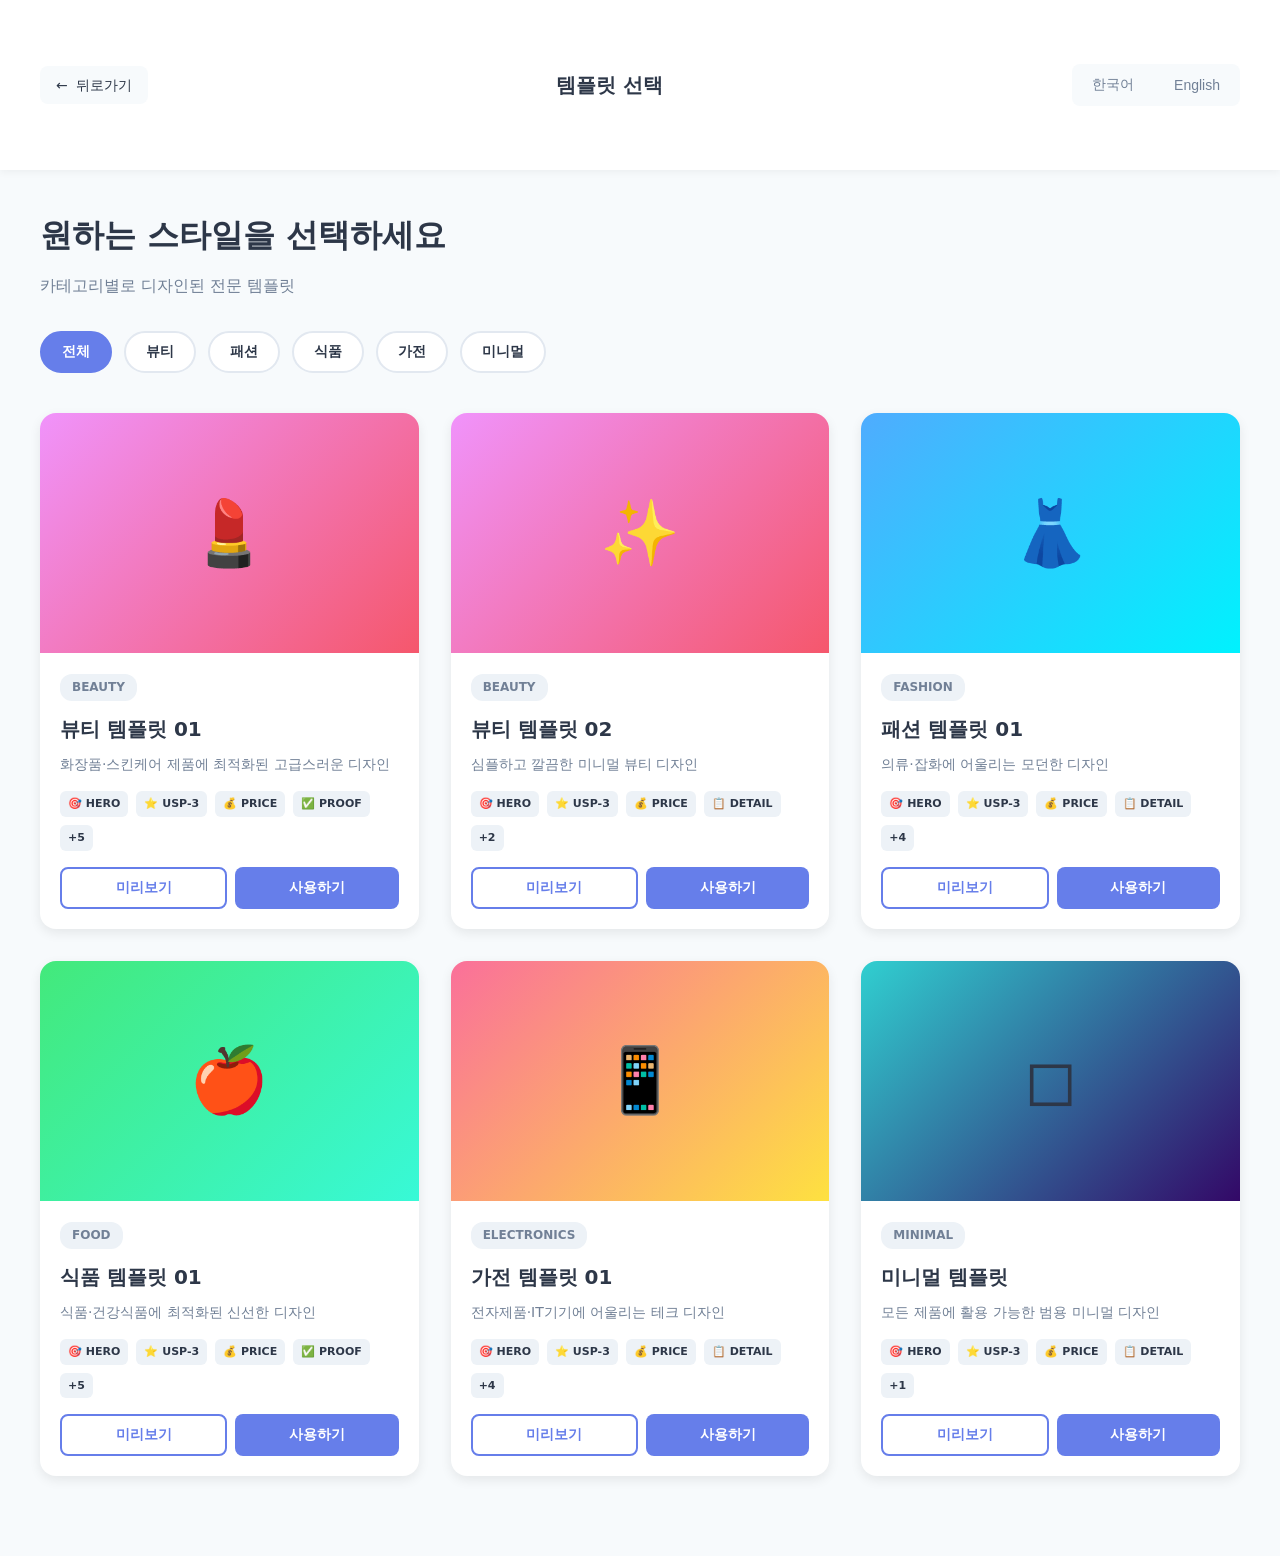
<file: pages/template-gallery.html>
<!DOCTYPE html>
<html lang="ko">
<head>
    <meta charset="UTF-8">
    <meta name="viewport" content="width=device-width, initial-scale=1.0">
    <title>템플릿 선택 - SellingForm</title>
    <link rel="stylesheet" href="../css/app.css">
    <style>
        /* ========================================
           템플릿 갤러리 페이지
        ======================================== */
        
        :root {
            --primary: #667eea;
            --primary-dark: #5a67d8;
            --text-dark: #2D3748;
            --text-light: #718096;
            --bg-light: #F7FAFC;
            --white: #FFFFFF;
            --shadow: 0 4px 12px rgba(0, 0, 0, 0.08);
            --shadow-hover: 0 8px 24px rgba(0, 0, 0, 0.12);
        }

        * {
            margin: 0;
            padding: 0;
            box-sizing: border-box;
        }

        body {
            font-family: 'Pretendard', -apple-system, BlinkMacSystemFont, system-ui, sans-serif;
            background: var(--bg-light);
            color: var(--text-dark);
        }

        /* ========================================
           헤더
        ======================================== */
        
        .header {
            background: var(--white);
            box-shadow: 0 2px 8px rgba(0, 0, 0, 0.05);
            position: sticky;
            top: 0;
            z-index: 100;
        }

        .header-container {
            max-width: 1400px;
            margin: 0 auto;
            padding: 16px 40px;
            display: flex;
            justify-content: space-between;
            align-items: center;
        }

        .back-btn {
            display: flex;
            align-items: center;
            gap: 8px;
            padding: 8px 16px;
            background: var(--bg-light);
            border: none;
            border-radius: 8px;
            color: var(--text-dark);
            font-size: 14px;
            font-weight: 500;
            cursor: pointer;
            transition: all 0.2s;
            text-decoration: none;
        }

        .back-btn:hover {
            background: #E2E8F0;
        }

        .page-title {
            font-size: 20px;
            font-weight: 700;
            color: var(--text-dark);
        }

        .language-toggle {
            display: flex;
            gap: 8px;
            background: var(--bg-light);
            border-radius: 8px;
            padding: 4px;
        }

        .lang-btn {
            padding: 8px 16px;
            border: none;
            background: transparent;
            border-radius: 6px;
            cursor: pointer;
            font-size: 14px;
            font-weight: 500;
            color: var(--text-light);
            transition: all 0.2s;
        }

        .lang-btn.active {
            background: var(--white);
            color: var(--primary);
            box-shadow: 0 2px 4px rgba(0, 0, 0, 0.1);
        }

        /* ========================================
           필터 섹션
        ======================================== */
        
        .filter-section {
            max-width: 1400px;
            margin: 40px auto;
            padding: 0 40px;
        }

        .filter-title {
            font-size: 32px;
            font-weight: 700;
            margin-bottom: 12px;
            color: var(--text-dark);
        }

        .filter-subtitle {
            font-size: 16px;
            color: var(--text-light);
            margin-bottom: 32px;
        }

        .category-filters {
            display: flex;
            gap: 12px;
            flex-wrap: wrap;
            margin-bottom: 40px;
        }

        .filter-btn {
            padding: 10px 20px;
            border: 2px solid #E2E8F0;
            background: var(--white);
            border-radius: 24px;
            color: var(--text-dark);
            font-size: 14px;
            font-weight: 600;
            cursor: pointer;
            transition: all 0.2s;
        }

        .filter-btn:hover {
            border-color: var(--primary);
            color: var(--primary);
        }

        .filter-btn.active {
            background: var(--primary);
            border-color: var(--primary);
            color: white;
        }

        /* ========================================
           템플릿 그리드
        ======================================== */
        
        .templates-grid {
            display: grid;
            grid-template-columns: repeat(auto-fill, minmax(320px, 1fr));
            gap: 32px;
            max-width: 1400px;
            margin: 0 auto 80px;
            padding: 0 40px;
        }

        .template-card {
            background: var(--white);
            border-radius: 16px;
            overflow: hidden;
            box-shadow: var(--shadow);
            transition: all 0.3s;
            cursor: pointer;
        }

        .template-card:hover {
            transform: translateY(-8px);
            box-shadow: var(--shadow-hover);
        }

        .template-thumbnail {
            width: 100%;
            height: 240px;
            background: linear-gradient(135deg, #667eea 0%, #764ba2 100%);
            display: flex;
            align-items: center;
            justify-content: center;
            font-size: 64px;
            position: relative;
            overflow: hidden;
        }

        .template-thumbnail::before {
            content: '';
            position: absolute;
            top: 0;
            left: 0;
            right: 0;
            bottom: 0;
            background: rgba(0, 0, 0, 0.1);
            opacity: 0;
            transition: opacity 0.3s;
        }

        .template-card:hover .template-thumbnail::before {
            opacity: 1;
        }

        /* 템플릿별 그라데이션 */
        .template-card[data-category="beauty"] .template-thumbnail {
            background: linear-gradient(135deg, #f093fb 0%, #f5576c 100%);
        }

        .template-card[data-category="fashion"] .template-thumbnail {
            background: linear-gradient(135deg, #4facfe 0%, #00f2fe 100%);
        }

        .template-card[data-category="food"] .template-thumbnail {
            background: linear-gradient(135deg, #43e97b 0%, #38f9d7 100%);
        }

        .template-card[data-category="electronics"] .template-thumbnail {
            background: linear-gradient(135deg, #fa709a 0%, #fee140 100%);
        }

        .template-card[data-category="minimal"] .template-thumbnail {
            background: linear-gradient(135deg, #30cfd0 0%, #330867 100%);
        }

        .template-info {
            padding: 20px;
        }

        .template-category {
            display: inline-block;
            padding: 4px 12px;
            background: #EDF2F7;
            border-radius: 12px;
            font-size: 12px;
            font-weight: 600;
            color: var(--text-light);
            margin-bottom: 12px;
        }

        .template-name {
            font-size: 20px;
            font-weight: 700;
            color: var(--text-dark);
            margin-bottom: 8px;
        }

        .template-description {
            font-size: 14px;
            color: var(--text-light);
            line-height: 1.6;
            margin-bottom: 16px;
        }

        .template-sections {
            display: flex;
            gap: 8px;
            flex-wrap: wrap;
            margin-bottom: 16px;
        }

        .section-badge {
            padding: 4px 8px;
            background: #EDF2F7;
            border-radius: 6px;
            font-size: 11px;
            font-weight: 600;
            color: var(--text-dark);
        }

        .template-actions {
            display: flex;
            gap: 8px;
        }

        .btn-preview {
            flex: 1;
            padding: 10px;
            border: 2px solid var(--primary);
            background: transparent;
            border-radius: 8px;
            color: var(--primary);
            font-size: 14px;
            font-weight: 600;
            cursor: pointer;
            transition: all 0.2s;
        }

        .btn-preview:hover {
            background: var(--primary);
            color: white;
        }

        .btn-use {
            flex: 1;
            padding: 10px;
            border: none;
            background: var(--primary);
            border-radius: 8px;
            color: white;
            font-size: 14px;
            font-weight: 600;
            cursor: pointer;
            transition: all 0.2s;
        }

        .btn-use:hover {
            background: var(--primary-dark);
        }

        /* ========================================
           모달
        ======================================== */
        
        .modal {
            display: none;
            position: fixed;
            top: 0;
            left: 0;
            right: 0;
            bottom: 0;
            background: rgba(0, 0, 0, 0.7);
            z-index: 1000;
            align-items: center;
            justify-content: center;
            padding: 20px;
        }

        .modal.active {
            display: flex;
        }

        .modal-content {
            background: var(--white);
            border-radius: 16px;
            max-width: 900px;
            width: 100%;
            max-height: 90vh;
            overflow-y: auto;
            position: relative;
        }

        .modal-header {
            padding: 24px;
            border-bottom: 1px solid #E2E8F0;
            display: flex;
            justify-content: space-between;
            align-items: center;
            position: sticky;
            top: 0;
            background: var(--white);
            z-index: 10;
        }

        .modal-title {
            font-size: 24px;
            font-weight: 700;
            color: var(--text-dark);
        }

        .btn-close {
            width: 32px;
            height: 32px;
            border: none;
            background: var(--bg-light);
            border-radius: 8px;
            cursor: pointer;
            font-size: 20px;
            color: var(--text-dark);
            transition: all 0.2s;
        }

        .btn-close:hover {
            background: #E2E8F0;
        }

        .modal-body {
            padding: 24px;
        }

        .preview-image {
            width: 100%;
            height: 500px;
            background: linear-gradient(135deg, #667eea 0%, #764ba2 100%);
            border-radius: 12px;
            display: flex;
            align-items: center;
            justify-content: center;
            font-size: 80px;
            margin-bottom: 24px;
        }

        .template-details {
            margin-bottom: 24px;
        }

        .detail-label {
            font-size: 14px;
            font-weight: 600;
            color: var(--text-light);
            margin-bottom: 8px;
        }

        .detail-value {
            font-size: 16px;
            color: var(--text-dark);
            line-height: 1.6;
        }

        .sections-list {
            display: grid;
            grid-template-columns: repeat(2, 1fr);
            gap: 12px;
            margin-top: 12px;
        }

        .section-item {
            display: flex;
            align-items: center;
            gap: 8px;
            padding: 12px;
            background: var(--bg-light);
            border-radius: 8px;
        }

        .section-icon {
            font-size: 20px;
        }

        .section-name {
            font-size: 14px;
            font-weight: 600;
            color: var(--text-dark);
        }

        .modal-footer {
            padding: 24px;
            border-top: 1px solid #E2E8F0;
            display: flex;
            gap: 12px;
            position: sticky;
            bottom: 0;
            background: var(--white);
        }

        .btn-modal {
            flex: 1;
            padding: 14px;
            border: none;
            border-radius: 10px;
            font-size: 16px;
            font-weight: 600;
            cursor: pointer;
            transition: all 0.2s;
        }

        .btn-customize {
            background: var(--bg-light);
            color: var(--text-dark);
        }

        .btn-customize:hover {
            background: #E2E8F0;
        }

        .btn-start {
            background: var(--primary);
            color: white;
        }

        .btn-start:hover {
            background: var(--primary-dark);
        }

        /* ========================================
           반응형
        ======================================== */
        
        @media (max-width: 768px) {
            .templates-grid {
                grid-template-columns: 1fr;
                padding: 0 20px;
            }

            .filter-section {
                padding: 0 20px;
            }

            .header-container {
                padding: 16px 20px;
            }

            .sections-list {
                grid-template-columns: 1fr;
            }
        }
    </style>
</head>
<body>
    <!-- 헤더 -->
    <header class="header">
        <div class="header-container">
            <a href="../index.html" class="back-btn">
                <span>←</span>
                <span data-i18n="back">뒤로</span>
            </a>
            <h1 class="page-title" data-i18n="pageTitle">템플릿 선택</h1>
            <div class="language-toggle">
                <button class="lang-btn active" onclick="setLanguage('ko')">한국어</button>
                <button class="lang-btn" onclick="setLanguage('en')">English</button>
            </div>
        </div>
    </header>

    <!-- 필터 섹션 -->
    <section class="filter-section">
        <h2 class="filter-title" data-i18n="filterTitle">원하는 스타일을 선택하세요</h2>
        <p class="filter-subtitle" data-i18n="filterSubtitle">카테고리별로 디자인된 전문 템플릿</p>
        
        <div class="category-filters">
            <button class="filter-btn active" data-category="all" onclick="filterTemplates('all')">
                <span data-i18n="filterAll">전체</span>
            </button>
            <button class="filter-btn" data-category="beauty" onclick="filterTemplates('beauty')">
                <span data-i18n="filterBeauty">뷰티</span>
            </button>
            <button class="filter-btn" data-category="fashion" onclick="filterTemplates('fashion')">
                <span data-i18n="filterFashion">패션</span>
            </button>
            <button class="filter-btn" data-category="food" onclick="filterTemplates('food')">
                <span data-i18n="filterFood">식품</span>
            </button>
            <button class="filter-btn" data-category="electronics" onclick="filterTemplates('electronics')">
                <span data-i18n="filterElectronics">가전</span>
            </button>
            <button class="filter-btn" data-category="minimal" onclick="filterTemplates('minimal')">
                <span data-i18n="filterMinimal">미니멀</span>
            </button>
        </div>
    </section>

    <!-- 템플릿 그리드 -->
    <div class="templates-grid" id="templatesGrid">
        <!-- 템플릿 카드들이 JS로 동적 생성됨 -->
    </div>

    <!-- 미리보기 모달 -->
    <div class="modal" id="previewModal">
        <div class="modal-content">
            <div class="modal-header">
                <h3 class="modal-title" id="modalTitle">뷰티 템플릿 01</h3>
                <button class="btn-close" onclick="closeModal()">✕</button>
            </div>
            <div class="modal-body">
                <div class="preview-image" id="modalPreviewImage">
                    💄
                </div>
                <div class="template-details">
                    <div class="detail-label" data-i18n="detailDescription">설명</div>
                    <div class="detail-value" id="modalDescription">
                        화장품·스킨케어 제품에 최적화된 고급스러운 디자인
                    </div>
                </div>
                <div class="template-details">
                    <div class="detail-label" data-i18n="detailSections">포함 섹션</div>
                    <div class="sections-list" id="modalSections">
                        <!-- 섹션 리스트 동적 생성 -->
                    </div>
                </div>
            </div>
            <div class="modal-footer">
                <button class="btn-modal btn-customize" onclick="customizeSections()">
                    <span data-i18n="btnCustomize">📋 섹션 선택하기</span>
                </button>
                <button class="btn-modal btn-start" onclick="startEditing()">
                    <span data-i18n="btnStart">🎨 바로 편집하기</span>
                </button>
            </div>
        </div>
    </div>

    <!-- JS -->
    <script src="../js/app.js"></script>
    <script>
        // ========================================
        // 템플릿 데이터
        // ========================================
        
        const templates = [
            {
                id: 'beauty_01',
                category: 'beauty',
                name: {ko: '뷰티 템플릿 01', en: 'Beauty Template 01'},
                description: {
                    ko: '화장품·스킨케어 제품에 최적화된 고급스러운 디자인',
                    en: 'Luxurious design optimized for cosmetics & skincare'
                },
                icon: '💄',
                sections: ['hero', 'usp', 'price', 'proof', 'detail', 'howto', 'faq', 'shipping', 'brand']
            },
            {
                id: 'beauty_02',
                category: 'beauty',
                name: {ko: '뷰티 템플릿 02', en: 'Beauty Template 02'},
                description: {
                    ko: '심플하고 깔끔한 미니멀 뷰티 디자인',
                    en: 'Simple and clean minimal beauty design'
                },
                icon: '✨',
                sections: ['hero', 'usp', 'price', 'detail', 'howto', 'brand']
            },
            {
                id: 'fashion_01',
                category: 'fashion',
                name: {ko: '패션 템플릿 01', en: 'Fashion Template 01'},
                description: {
                    ko: '의류·잡화에 어울리는 모던한 디자인',
                    en: 'Modern design for clothing & accessories'
                },
                icon: '👗',
                sections: ['hero', 'usp', 'price', 'detail', 'howto', 'faq', 'shipping', 'brand']
            },
            {
                id: 'food_01',
                category: 'food',
                name: {ko: '식품 템플릿 01', en: 'Food Template 01'},
                description: {
                    ko: '식품·건강식품에 최적화된 신선한 디자인',
                    en: 'Fresh design optimized for food & supplements'
                },
                icon: '🍎',
                sections: ['hero', 'usp', 'price', 'proof', 'detail', 'howto', 'faq', 'shipping', 'brand']
            },
            {
                id: 'electronics_01',
                category: 'electronics',
                name: {ko: '가전 템플릿 01', en: 'Electronics Template 01'},
                description: {
                    ko: '전자제품·IT기기에 어울리는 테크 디자인',
                    en: 'Tech design for electronics & IT devices'
                },
                icon: '📱',
                sections: ['hero', 'usp', 'price', 'detail', 'howto', 'faq', 'shipping', 'brand']
            },
            {
                id: 'minimal_01',
                category: 'minimal',
                name: {ko: '미니멀 템플릿', en: 'Minimal Template'},
                description: {
                    ko: '모든 제품에 활용 가능한 범용 미니멀 디자인',
                    en: 'Universal minimal design for all products'
                },
                icon: '◻️',
                sections: ['hero', 'usp', 'price', 'detail', 'brand']
            }
        ];

        const sectionNames = {
            hero: {ko: '🎯 HERO', en: '🎯 HERO'},
            usp: {ko: '⭐ USP-3', en: '⭐ USP-3'},
            price: {ko: '💰 PRICE', en: '💰 PRICE'},
            proof: {ko: '✅ PROOF', en: '✅ PROOF'},
            detail: {ko: '📋 DETAIL', en: '📋 DETAIL'},
            howto: {ko: '📝 HOWTO', en: '📝 HOWTO'},
            faq: {ko: '❓ FAQ', en: '❓ FAQ'},
            shipping: {ko: '🚚 배송·CS', en: '🚚 Shipping·CS'},
            brand: {ko: '🏢 BRAND', en: '🏢 BRAND'}
        };

        // ========================================
        // 다국어
        // ========================================
        
        const i18n = {
            ko: {
                back: '뒤로',
                pageTitle: '템플릿 선택',
                filterTitle: '원하는 스타일을 선택하세요',
                filterSubtitle: '카테고리별로 디자인된 전문 템플릿',
                filterAll: '전체',
                filterBeauty: '뷰티',
                filterFashion: '패션',
                filterFood: '식품',
                filterElectronics: '가전',
                filterMinimal: '미니멀',
                btnPreview: '미리보기',
                btnUse: '사용하기',
                detailDescription: '설명',
                detailSections: '포함 섹션',
                btnCustomize: '📋 섹션 선택하기',
                btnStart: '🎨 바로 편집하기'
            },
            en: {
                back: 'Back',
                pageTitle: 'Choose Template',
                filterTitle: 'Select Your Style',
                filterSubtitle: 'Professional templates designed by category',
                filterAll: 'All',
                filterBeauty: 'Beauty',
                filterFashion: 'Fashion',
                filterFood: 'Food',
                filterElectronics: 'Electronics',
                filterMinimal: 'Minimal',
                btnPreview: 'Preview',
                btnUse: 'Use',
                detailDescription: 'Description',
                detailSections: 'Included Sections',
                btnCustomize: '📋 Customize Sections',
                btnStart: '🎨 Start Editing'
            }
        };

        let currentLang = 'ko';
        let currentTemplate = null;

        // ========================================
        // 초기화
        // ========================================
        
        document.addEventListener('DOMContentLoaded', () => {
            renderTemplates();
            
            // 저장된 언어 적용
            const savedLang = localStorage.getItem('language') || 'ko';
            if (savedLang !== 'ko') {
                const btn = document.querySelector(`.lang-btn[onclick="setLanguage('${savedLang}')"]`);
                if (btn) btn.click();
            }
        });

        // ========================================
        // 템플릿 렌더링
        // ========================================
        
        function renderTemplates(category = 'all') {
            const grid = document.getElementById('templatesGrid');
            grid.innerHTML = '';

            const filtered = category === 'all' 
                ? templates 
                : templates.filter(t => t.category === category);

            filtered.forEach(template => {
                const card = createTemplateCard(template);
                grid.appendChild(card);
            });
        }

        function createTemplateCard(template) {
            const card = document.createElement('div');
            card.className = 'template-card';
            card.dataset.category = template.category;

            card.innerHTML = `
                <div class="template-thumbnail">${template.icon}</div>
                <div class="template-info">
                    <span class="template-category">${template.category.toUpperCase()}</span>
                    <h3 class="template-name">${template.name[currentLang]}</h3>
                    <p class="template-description">${template.description[currentLang]}</p>
                    <div class="template-sections">
                        ${template.sections.slice(0, 4).map(s => 
                            `<span class="section-badge">${sectionNames[s][currentLang]}</span>`
                        ).join('')}
                        ${template.sections.length > 4 ? `<span class="section-badge">+${template.sections.length - 4}</span>` : ''}
                    </div>
                    <div class="template-actions">
                        <button class="btn-preview" onclick="openPreview('${template.id}')">
                            ${i18n[currentLang].btnPreview}
                        </button>
                        <button class="btn-use" onclick="useTemplate('${template.id}')">
                            ${i18n[currentLang].btnUse}
                        </button>
                    </div>
                </div>
            `;

            return card;
        }

        // ========================================
        // 필터
        // ========================================
        
        function filterTemplates(category) {
            // 버튼 active 변경
            document.querySelectorAll('.filter-btn').forEach(btn => {
                btn.classList.remove('active');
            });
            event.target.closest('.filter-btn').classList.add('active');

            // 렌더링
            renderTemplates(category);
        }

        // ========================================
        // 미리보기 모달
        // ========================================
        
        function openPreview(templateId) {
            const template = templates.find(t => t.id === templateId);
            if (!template) return;

            currentTemplate = template;

            // 모달 내용 채우기
            document.getElementById('modalTitle').textContent = template.name[currentLang];
            document.getElementById('modalPreviewImage').textContent = template.icon;
            document.getElementById('modalDescription').textContent = template.description[currentLang];

            // 섹션 리스트
            const sectionsContainer = document.getElementById('modalSections');
            sectionsContainer.innerHTML = template.sections.map(s => `
                <div class="section-item">
                    <span class="section-icon">${sectionNames[s][currentLang].split(' ')[0]}</span>
                    <span class="section-name">${sectionNames[s][currentLang].split(' ').slice(1).join(' ')}</span>
                </div>
            `).join('');

            // 모달 열기
            document.getElementById('previewModal').classList.add('active');
        }

        function closeModal() {
            document.getElementById('previewModal').classList.remove('active');
        }

        // ========================================
        // 템플릿 사용
        // ========================================
        
        function useTemplate(templateId) {
            // 바로 편집 페이지로
            window.location.href = `detail.html?template=${templateId}`;
        }

        function customizeSections() {
            // 섹션 선택 페이지로 (추후 구현)
            if (currentTemplate) {
                alert('섹션 커스터마이징 기능은 곧 추가됩니다!\n지금은 바로 편집하기를 이용해주세요.');
                // window.location.href = `section-customize.html?template=${currentTemplate.id}`;
            }
        }

        function startEditing() {
            if (currentTemplate) {
                window.location.href = `detail.html?template=${currentTemplate.id}`;
            }
        }

        // ========================================
        // 언어 전환
        // ========================================
        
        function setLanguage(lang) {
            currentLang = lang;
            localStorage.setItem('language', lang);

            // 버튼 active
            document.querySelectorAll('.lang-btn').forEach(btn => {
                btn.classList.remove('active');
            });
            event.target.classList.add('active');

            // 텍스트 변경
            document.querySelectorAll('[data-i18n]').forEach(el => {
                const key = el.dataset.i18n;
                if (i18n[lang][key]) {
                    el.textContent = i18n[lang][key];
                }
            });

            // 템플릿 다시 렌더링
            const activeFilter = document.querySelector('.filter-btn.active');
            const category = activeFilter ? activeFilter.dataset.category : 'all';
            renderTemplates(category);
        }

        // 모달 외부 클릭 시 닫기
        document.getElementById('previewModal').addEventListener('click', function(e) {
            if (e.target === this) {
                closeModal();
            }
        });

        // ESC 키로 모달 닫기
        document.addEventListener('keydown', function(e) {
            if (e.key === 'Escape') {
                closeModal();
            }
        });
    </script>
</body>
</html>
</file>
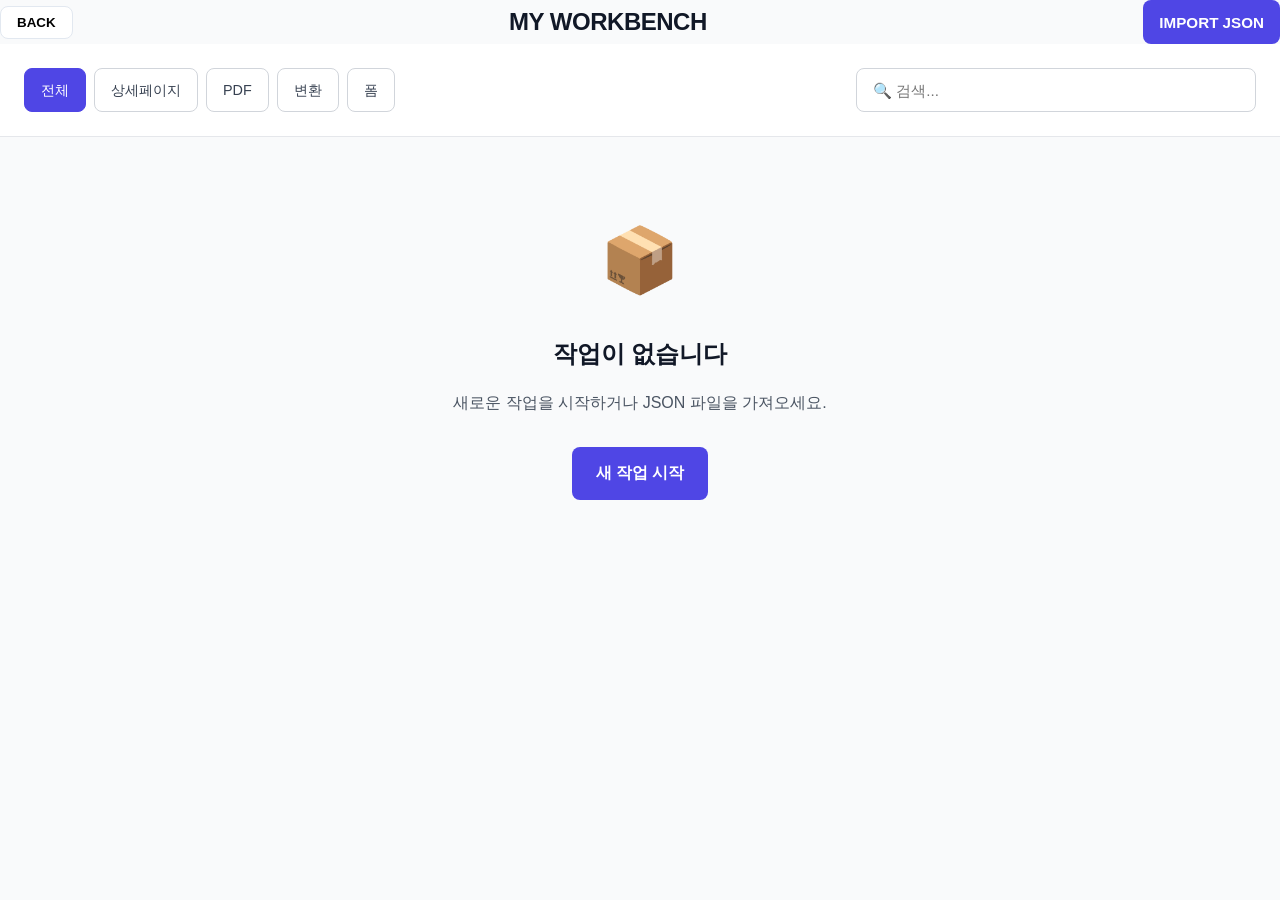
<file: pages/workbench.html>
<!DOCTYPE html>
<html lang="ko">

<head>
    <meta charset="UTF-8">
    <meta name="viewport" content="width=device-width, initial-scale=1.0">
    <title>Workbench - SellingForm</title>
    <link rel="stylesheet" href="../css/app.css">
    <link rel="stylesheet" href="../css/workbench.css">
</head>

<body>
    <div class="workbench-container">
        <!-- 상단 네비게이션 -->
        <nav class="top-nav" style="display:flex; justify-content:space-between; align-items:center;">
            <button class="btn-back" onclick="location.href='../index.html'"
                style="border:1px solid #E2E8F0; padding:8px 16px; border-radius:8px; background:white; font-weight:700;">
                BACK
            </button>
            <h1 class="page-title" style="margin:0; font-size:24px; font-weight:800; letter-spacing:-0.02em;">MY
                WORKBENCH</h1>
            <button class="btn-import" id="btnImport"
                style="background:var(--primary-indigo, #4F46E5); color:white; border:none; padding:8px 16px; border-radius:8px; font-weight:700;">
                IMPORT JSON
            </button>
        </nav>

        <!-- 필터 및 검색 -->
        <div class="toolbar">
            <div class="filter-buttons">
                <button class="filter-btn active" data-filter="all">전체</button>
                <button class="filter-btn" data-filter="detail">상세페이지</button>
                <button class="filter-btn" data-filter="pdf">PDF</button>
                <button class="filter-btn" data-filter="convert">변환</button>
                <button class="filter-btn" data-filter="form">폼</button>
            </div>
            <div class="search-box">
                <input type="text" id="searchInput" placeholder="🔍 검색...">
            </div>
        </div>

        <!-- 작업 목록 -->
        <main class="items-grid" id="itemsGrid">
            <div class="empty-state">
                <div class="empty-icon">📭</div>
                <h3>아직 저장된 작업이 없습니다</h3>
                <p>새 프로젝트를 시작해보세요!</p>
                <button class="btn-primary" onclick="location.href='detail.html'">
                    상세페이지 만들기
                </button>
            </div>
        </main>
    </div>

    <!-- Undo 토스트 -->
    <div class="toast" id="undoToast" style="display: none;">
        <span class="toast-message">삭제되었습니다</span>
        <button class="btn-undo" id="btnUndo">취소</button>
    </div>

    <script src="../js/db.js?v=3.9.1"></script>
    <script src="../js/app.js?v=3.9.1"></script>
    <script src="../js/workbench.js?v=3.9.1"></script>
</body>

</html>
</file>
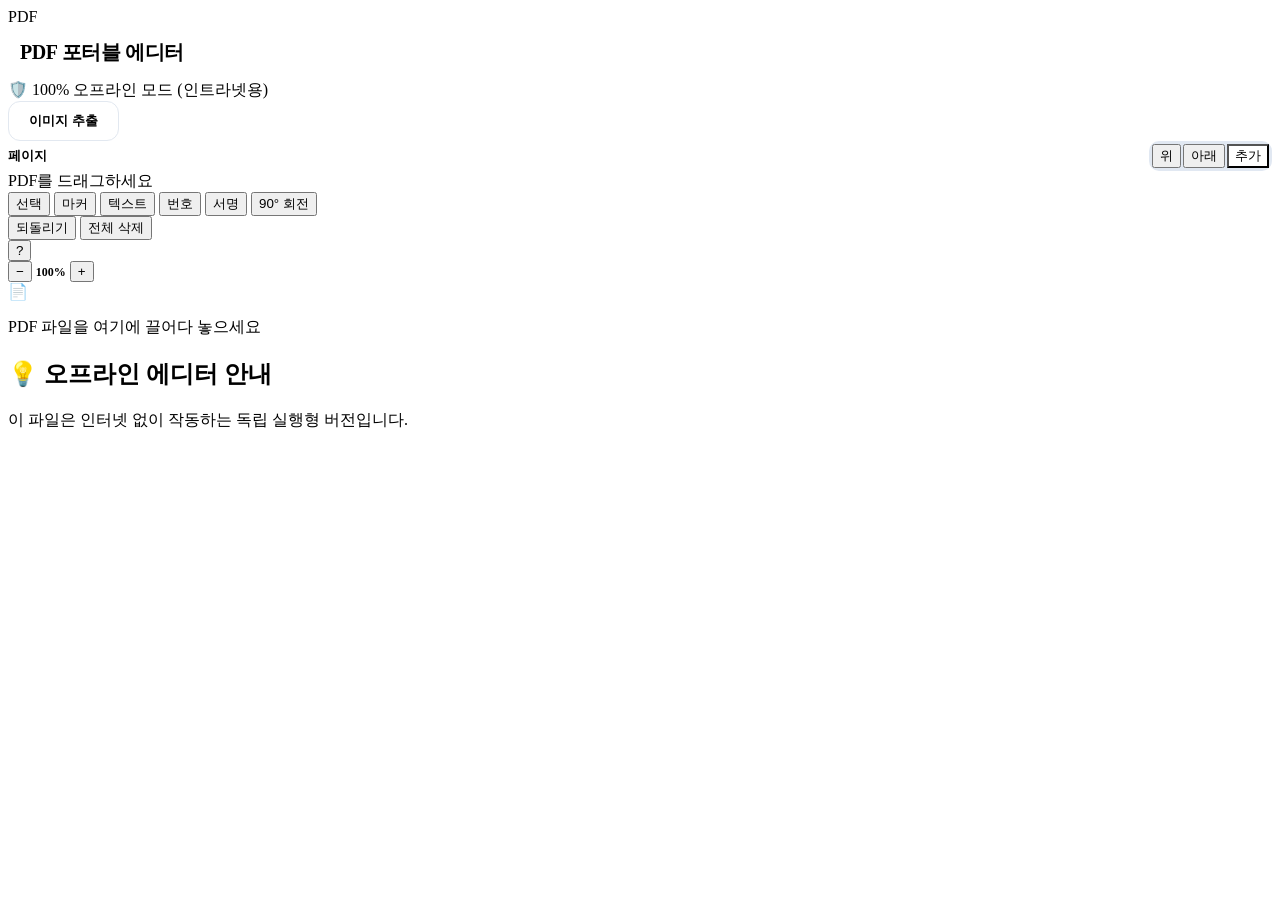
<file: 오프라인/PDF-Editor-Portable.html>
<!DOCTYPE html>
<html lang="ko">

<head>
    <meta charset="UTF-8">
    <meta name="viewport" content="width=device-width, initial-scale=1.0">
    <title>PDF Portable Editor - SellingForm Offline</title>
    <style>
        /* [BUILD_CSS_MARKER] */
    </style>
</head>

<body class="dashboard-body">
    <div class="dashboard-layout">
        <!-- Main Content Area -->
        <main class="main-content">
            <!-- Glass Header -->
            <header class="dashboard-header">
                <div class="header-left">
                    <div class="logo-box">PDF</div>
                    <h1 style="font-size: 20px; font-weight: 800; letter-spacing: -0.02em; margin-left: 12px;">PDF 포터블
                        에디터</h1>
                    <div class="security-badge">
                        <span class="shield-icon">🛡️</span>
                        <span class="badge-text">100% 오프라인 모드 (인트라넷용)</span>
                    </div>
                </div>
                <div class="header-right">
                    <button id="btnExportImage" class="btn-premium"
                        style="background:white; border:1px solid #E2E8F0; margin-right:12px; padding:10px 20px; border-radius:12px; font-weight:700;">이미지
                        추출</button>
                    <button id="btnDownload" class="btn-premium"
                        style="background:var(--primary-indigo); color:white; border:none; padding:10px 20px; border-radius:12px; font-weight:700;">PDF
                        내보내기</button>
                </div>
            </header>

            <div class="pdf-container">
                <aside class="thumbnail-panel">
                    <div class="panel-header">
                        <div
                            style="display: flex; align-items: center; justify-content: space-between; gap: 12px; width: 100%;">
                            <h3 style="margin: 0; font-size: 13px; font-weight: 800; color: var(--text-main);">페이지</h3>
                            <div class="sidebar-btn-group"
                                style="display: flex; gap: 2px; background: #E1E8F2; padding: 3px; border-radius: 10px;">
                                <button id="btnMoveUp" class="sb-tool-btn">위</button>
                                <button id="btnMoveDown" class="sb-tool-btn">아래</button>
                                <button id="btnAddPdf" class="sb-tool-btn"
                                    style="color: var(--primary-indigo); background: white;">추가</button>
                            </div>
                        </div>
                        <input type="file" id="appendPdfInput" accept=".pdf, .jpg, .jpeg, .png" style="display: none;">
                    </div>
                    <div id="thumbnailList" class="thumbnail-list">
                        <div class="empty-thumbnails">PDF를 드래그하세요</div>
                    </div>
                </aside>

                <section class="editor-panel">
                    <div class="toolbar">
                        <div class="tool-group">
                            <button class="tool-btn active" data-tool="select">선택</button>
                            <button class="tool-btn" data-tool="marker">마커</button>
                            <button class="tool-btn" data-tool="text">텍스트</button>
                            <button class="tool-btn" data-tool="numbering">번호</button>
                            <button class="tool-btn" data-tool="signature">서명</button>
                            <button id="btnRotatePage" class="tool-btn">90° 회전</button>
                            <div class="tool-divider"></div>
                            <button id="btnUndo" class="tool-btn">되돌리기</button>
                            <button id="btnClear" class="tool-btn btn-danger">전체 삭제</button>
                            <div class="tool-divider"></div>
                            <button id="btnHelp" class="tool-btn help-btn">?</button>
                        </div>
                        <div class="zoom-controls">
                            <button id="btnZoomOut" class="btn-tool-icon">−</button>
                            <span id="zoomVal"
                                style="font-size: 12px; font-weight: 800; min-width: 40px; text-align: center;">100%</span>
                            <button id="btnZoomIn" class="btn-tool-icon">+</button>
                        </div>
                    </div>

                    <div class="preview-viewport">
                        <div id="canvasContainer" class="canvas-container">
                            <div id="dropzone" class="dropzone">
                                <div class="drop-icon">📄</div>
                                <p>PDF 파일을 여기에 끌어다 놓으세요</p>
                                <input type="file" id="pdfInput" accept=".pdf"
                                    style="position: absolute; opacity: 0; width: 1px; height: 1px;">
                            </div>
                        </div>
                    </div>
                </section>
            </div>
        </main>
    </div>

    <!-- Modals -->
    <div class="modal-overlay" id="helpModal">
        <div class="modal-content help-modal-content" style="max-width: 600px;">
            <h2>💡 오프라인 에디터 안내</h2>
            <p>이 파일은 인터넷 없이 작동하는 독립 실행형 버전입니다.</p>
            <button class="btn-premium"
                style="width:100%; margin-top:20px; background:var(--primary-indigo); color:white; padding:15px; border-radius:12px; border:none; cursor:pointer;"
                onclick="closeModal('helpModal')">확인</button>
        </div>
    </div>

    <!-- Scripts -->
    <script>
        /* [BUILD_LIB_PDFLIB_MARKER] */
    </script>
    <script>
        /* [BUILD_LIB_PDFJS_MARKER] */
    </script>
    <script>
        /* [BUILD_LIB_WORKER_MARKER] */
    </script>
    <script>
        /* [BUILD_LOGIC_MARKER] */
    </script>
</body>

</html>
</file>
<file: css/app.css>
/* ============================================================
   SellingForm v3.8 - 전역 공통 스타일
   ============================================================ */

/* 기본 리셋 */
* {
    margin: 0;
    padding: 0;
    box-sizing: border-box;
}

:root {
    /* 컬러 시스템 */
    --primary: #4F46E5;
    --primary-dark: #4338CA;
    --primary-light: #818CF8;
    --secondary: #10B981;
    --danger: #EF4444;
    --warning: #F59E0B;
    --info: #3B82F6;
    
    /* 그레이스케일 */
    --gray-50: #F9FAFB;
    --gray-100: #F3F4F6;
    --gray-200: #E5E7EB;
    --gray-300: #D1D5DB;
    --gray-400: #9CA3AF;
    --gray-500: #6B7280;
    --gray-600: #4B5563;
    --gray-700: #374151;
    --gray-800: #1F2937;
    --gray-900: #111827;
    
    /* 타이포그래피 */
    --font-primary: -apple-system, BlinkMacSystemFont, "Segoe UI", Roboto, "Helvetica Neue", Arial, "Noto Sans", sans-serif;
    --font-mono: "SF Mono", Monaco, "Cascadia Code", "Roboto Mono", Consolas, monospace;
    
    /* 간격 */
    --space-xs: 4px;
    --space-sm: 8px;
    --space-md: 16px;
    --space-lg: 24px;
    --space-xl: 32px;
    --space-2xl: 48px;
    
    /* 반경 */
    --radius-sm: 4px;
    --radius-md: 8px;
    --radius-lg: 12px;
    --radius-xl: 16px;
    --radius-full: 9999px;
    
    /* 그림자 */
    --shadow-sm: 0 1px 2px 0 rgba(0, 0, 0, 0.05);
    --shadow-md: 0 4px 6px -1px rgba(0, 0, 0, 0.1);
    --shadow-lg: 0 10px 15px -3px rgba(0, 0, 0, 0.1);
    --shadow-xl: 0 20px 25px -5px rgba(0, 0, 0, 0.1);
    
    /* 트랜지션 */
    --transition-fast: 150ms cubic-bezier(0.4, 0, 0.2, 1);
    --transition-base: 300ms cubic-bezier(0.4, 0, 0.2, 1);
    --transition-slow: 500ms cubic-bezier(0.4, 0, 0.2, 1);
}

body {
    font-family: var(--font-primary);
    font-size: 16px;
    line-height: 1.6;
    color: var(--gray-900);
    background-color: var(--gray-50);
    -webkit-font-smoothing: antialiased;
    -moz-osx-font-smoothing: grayscale;
}

/* 컨테이너 */
.container {
    max-width: 1280px;
    margin: 0 auto;
    padding: var(--space-lg);
}

/* 헤더 */
.header {
    text-align: center;
    padding: var(--space-2xl) 0;
}

.logo h1 {
    font-size: 2.5rem;
    font-weight: 700;
    color: var(--primary);
    margin-bottom: var(--space-sm);
}

.tagline {
    font-size: 1.125rem;
    color: var(--gray-600);
}

/* 메인 콘텐츠 */
.main-content {
    margin-top: var(--space-xl);
}

.intro {
    text-align: center;
    margin-bottom: var(--space-2xl);
}

.intro h2 {
    font-size: 1.875rem;
    font-weight: 600;
    color: var(--gray-900);
    margin-bottom: var(--space-md);
}

.intro p {
    font-size: 1.125rem;
    color: var(--gray-600);
}

/* 카드 그리드 */
.card-grid {
    display: grid;
    grid-template-columns: repeat(auto-fit, minmax(300px, 1fr));
    gap: var(--space-lg);
    margin-bottom: var(--space-2xl);
}

/* 기능 카드 */
.feature-card {
    background: white;
    border-radius: var(--radius-lg);
    padding: var(--space-xl);
    box-shadow: var(--shadow-md);
    cursor: pointer;
    transition: all var(--transition-base);
    position: relative;
    border: 2px solid transparent;
}

.feature-card:hover:not(.disabled) {
    transform: translateY(-4px);
    box-shadow: var(--shadow-xl);
    border-color: var(--primary);
}

.feature-card.disabled {
    opacity: 0.6;
    cursor: not-allowed;
}

.card-icon {
    font-size: 3rem;
    margin-bottom: var(--space-md);
}

.feature-card h3 {
    font-size: 1.5rem;
    font-weight: 600;
    color: var(--gray-900);
    margin-bottom: var(--space-sm);
}

.feature-card p {
    color: var(--gray-600);
    font-size: 0.95rem;
    line-height: 1.5;
}

.card-badge {
    position: absolute;
    top: var(--space-md);
    right: var(--space-md);
    background: var(--primary);
    color: white;
    padding: var(--space-xs) var(--space-md);
    border-radius: var(--radius-full);
    font-size: 0.75rem;
    font-weight: 600;
}

.card-badge.soon {
    background: var(--gray-400);
}

/* Workbench 섹션 */
.workbench-section {
    text-align: center;
    margin-top: var(--space-2xl);
}

.btn-workbench {
    display: inline-flex;
    align-items: center;
    gap: var(--space-md);
    background: var(--gray-900);
    color: white;
    padding: var(--space-md) var(--space-xl);
    border: none;
    border-radius: var(--radius-lg);
    font-size: 1.125rem;
    font-weight: 600;
    cursor: pointer;
    transition: all var(--transition-base);
    box-shadow: var(--shadow-md);
}

.btn-workbench:hover {
    background: var(--gray-700);
    transform: translateY(-2px);
    box-shadow: var(--shadow-lg);
}

.btn-workbench .icon {
    font-size: 1.5rem;
}

/* 버튼 공통 스타일 */
.btn-primary {
    background: var(--primary);
    color: white;
    padding: var(--space-md) var(--space-lg);
    border: none;
    border-radius: var(--radius-md);
    font-size: 1rem;
    font-weight: 600;
    cursor: pointer;
    transition: all var(--transition-fast);
    min-height: 44px; /* 모바일 터치 타겟 */
}

.btn-primary:hover {
    background: var(--primary-dark);
}

.btn-primary:disabled {
    background: var(--gray-300);
    cursor: not-allowed;
}

.btn-secondary {
    background: var(--gray-200);
    color: var(--gray-900);
    padding: var(--space-md) var(--space-lg);
    border: none;
    border-radius: var(--radius-md);
    font-size: 1rem;
    font-weight: 600;
    cursor: pointer;
    transition: all var(--transition-fast);
    min-height: 44px;
}

.btn-secondary:hover {
    background: var(--gray-300);
}

/* 모달 */
.modal {
    position: fixed;
    top: 0;
    left: 0;
    right: 0;
    bottom: 0;
    background: rgba(0, 0, 0, 0.5);
    display: flex;
    align-items: center;
    justify-content: center;
    z-index: 1000;
    padding: var(--space-lg);
}

.modal-content {
    background: white;
    border-radius: var(--radius-lg);
    max-width: 600px;
    width: 100%;
    max-height: 90vh;
    overflow-y: auto;
    box-shadow: var(--shadow-xl);
}

.modal-header {
    display: flex;
    align-items: center;
    justify-content: space-between;
    padding: var(--space-lg);
    border-bottom: 1px solid var(--gray-200);
}

.modal-header h3 {
    font-size: 1.5rem;
    font-weight: 600;
    color: var(--gray-900);
}

.btn-close {
    background: none;
    border: none;
    font-size: 2rem;
    color: var(--gray-400);
    cursor: pointer;
    line-height: 1;
    padding: 0;
    width: 44px;
    height: 44px;
    display: flex;
    align-items: center;
    justify-content: center;
}

.btn-close:hover {
    color: var(--gray-600);
}

.modal-body {
    padding: var(--space-lg);
}

/* 입력 그룹 */
.input-group {
    margin-bottom: var(--space-lg);
}

.input-group label {
    display: block;
    font-weight: 600;
    color: var(--gray-700);
    margin-bottom: var(--space-sm);
}

.input-group input,
.input-group select,
.input-group textarea {
    width: 100%;
    padding: var(--space-md);
    border: 1px solid var(--gray-300);
    border-radius: var(--radius-md);
    font-size: 1rem;
    font-family: inherit;
    transition: all var(--transition-fast);
    min-height: 44px;
}

.input-group input:focus,
.input-group select:focus,
.input-group textarea:focus {
    outline: none;
    border-color: var(--primary);
    box-shadow: 0 0 0 3px rgba(79, 70, 229, 0.1);
}

.input-group small {
    display: block;
    margin-top: var(--space-xs);
    color: var(--gray-500);
    font-size: 0.875rem;
}

/* 토스트 */
.toast {
    position: fixed;
    bottom: var(--space-lg);
    left: 50%;
    transform: translateX(-50%);
    background: var(--gray-900);
    color: white;
    padding: var(--space-md) var(--space-lg);
    border-radius: var(--radius-lg);
    box-shadow: var(--shadow-xl);
    display: flex;
    align-items: center;
    gap: var(--space-md);
    z-index: 2000;
    animation: slideUp var(--transition-base);
}

@keyframes slideUp {
    from {
        transform: translateX(-50%) translateY(100px);
        opacity: 0;
    }
    to {
        transform: translateX(-50%) translateY(0);
        opacity: 1;
    }
}

.toast-message {
    font-weight: 500;
}

.btn-undo {
    background: var(--primary);
    color: white;
    border: none;
    padding: var(--space-sm) var(--space-md);
    border-radius: var(--radius-sm);
    font-weight: 600;
    cursor: pointer;
    min-height: 36px;
}

/* 푸터 */
.footer {
    text-align: center;
    padding: var(--space-2xl) 0;
    color: var(--gray-500);
    font-size: 0.875rem;
    border-top: 1px solid var(--gray-200);
    margin-top: var(--space-2xl);
}

/* 반응형: 모바일 */
@media (max-width: 768px) {
    .container {
        padding: var(--space-md);
    }
    
    .logo h1 {
        font-size: 2rem;
    }
    
    .intro h2 {
        font-size: 1.5rem;
    }
    
    .card-grid {
        grid-template-columns: 1fr;
        gap: var(--space-md);
    }
    
    .modal-content {
        max-width: 100%;
        margin: var(--space-md);
    }
}

/* 로딩 스피너 */
.spinner {
    width: 40px;
    height: 40px;
    border: 4px solid var(--gray-200);
    border-top-color: var(--primary);
    border-radius: 50%;
    animation: spin 1s linear infinite;
}

@keyframes spin {
    to { transform: rotate(360deg); }
}

/* 유틸리티 클래스 */
.text-center { text-align: center; }
.text-right { text-align: right; }
.mt-sm { margin-top: var(--space-sm); }
.mt-md { margin-top: var(--space-md); }
.mt-lg { margin-top: var(--space-lg); }
.mb-sm { margin-bottom: var(--space-sm); }
.mb-md { margin-bottom: var(--space-md); }
.mb-lg { margin-bottom: var(--space-lg); }
</file>
<file: css/workbench.css>
/* ============================================================
   Workbench - 작업 관리 페이지 스타일
   ============================================================ */

.workbench-container {
    min-height: 100vh;
    background: var(--gray-50);
}

/* 툴바 */
.toolbar {
    display: flex;
    align-items: center;
    justify-content: space-between;
    gap: var(--space-lg);
    padding: var(--space-lg);
    background: white;
    border-bottom: 1px solid var(--gray-200);
}

.filter-buttons {
    display: flex;
    gap: var(--space-sm);
    flex-wrap: wrap;
}

.filter-btn {
    background: white;
    border: 1px solid var(--gray-300);
    padding: var(--space-sm) var(--space-md);
    border-radius: var(--radius-md);
    font-size: 0.9rem;
    font-weight: 500;
    color: var(--gray-700);
    cursor: pointer;
    transition: all var(--transition-fast);
    min-height: 44px;
}

.filter-btn:hover {
    background: var(--gray-100);
    border-color: var(--gray-400);
}

.filter-btn.active {
    background: var(--primary);
    color: white;
    border-color: var(--primary);
}

.search-box {
    flex: 1;
    max-width: 400px;
}

.search-box input {
    width: 100%;
    padding: var(--space-sm) var(--space-md);
    border: 1px solid var(--gray-300);
    border-radius: var(--radius-md);
    font-size: 0.95rem;
    min-height: 44px;
}

.search-box input:focus {
    outline: none;
    border-color: var(--primary);
    box-shadow: 0 0 0 3px rgba(79, 70, 229, 0.1);
}

.btn-import {
    background: var(--primary);
    color: white;
    border: none;
    padding: var(--space-sm) var(--space-lg);
    border-radius: var(--radius-md);
    font-size: 0.95rem;
    font-weight: 600;
    cursor: pointer;
    transition: all var(--transition-fast);
    min-height: 44px;
    white-space: nowrap;
}

.btn-import:hover {
    background: var(--primary-dark);
}

/* 작업 아이템 그리드 */
.items-grid {
    padding: var(--space-lg);
    display: grid;
    grid-template-columns: repeat(auto-fill, minmax(280px, 1fr));
    gap: var(--space-lg);
}

/* 빈 상태 */
.empty-state {
    grid-column: 1 / -1;
    text-align: center;
    padding: var(--space-2xl) var(--space-lg);
}

.empty-icon {
    font-size: 4rem;
    margin-bottom: var(--space-lg);
}

.empty-state h3 {
    font-size: 1.5rem;
    font-weight: 600;
    color: var(--gray-900);
    margin-bottom: var(--space-md);
}

.empty-state p {
    color: var(--gray-600);
    margin-bottom: var(--space-xl);
}

/* 작업 카드 */
.work-item {
    background: white;
    border-radius: var(--radius-lg);
    box-shadow: var(--shadow-md);
    overflow: hidden;
    transition: all var(--transition-base);
    cursor: pointer;
    border: 2px solid transparent;
}

.work-item:hover {
    transform: translateY(-4px);
    box-shadow: var(--shadow-xl);
    border-color: var(--primary);
}

.item-thumbnail {
    width: 100%;
    height: 180px;
    background: var(--gray-100);
    display: flex;
    align-items: center;
    justify-content: center;
    font-size: 3rem;
    border-bottom: 1px solid var(--gray-200);
}

.item-thumbnail img {
    width: 100%;
    height: 100%;
    object-fit: cover;
}

.item-info {
    padding: var(--space-md);
}

.item-type {
    display: inline-block;
    padding: var(--space-xs) var(--space-sm);
    background: var(--primary-light);
    color: white;
    border-radius: var(--radius-sm);
    font-size: 0.75rem;
    font-weight: 600;
    margin-bottom: var(--space-sm);
}

.item-type.pdf {
    background: var(--danger);
}

.item-type.convert {
    background: var(--warning);
}

.item-type.form {
    background: var(--secondary);
}

.item-title {
    font-size: 1.125rem;
    font-weight: 600;
    color: var(--gray-900);
    margin-bottom: var(--space-xs);
    overflow: hidden;
    text-overflow: ellipsis;
    white-space: nowrap;
}

.item-meta {
    display: flex;
    align-items: center;
    justify-content: space-between;
    font-size: 0.85rem;
    color: var(--gray-500);
    margin-bottom: var(--space-md);
}

.item-actions {
    display: flex;
    gap: var(--space-sm);
}

.btn-edit,
.btn-delete {
    flex: 1;
    padding: var(--space-sm);
    border: none;
    border-radius: var(--radius-md);
    font-size: 0.85rem;
    font-weight: 600;
    cursor: pointer;
    transition: all var(--transition-fast);
    min-height: 36px;
}

.btn-edit {
    background: var(--primary);
    color: white;
}

.btn-edit:hover {
    background: var(--primary-dark);
}

.btn-delete {
    background: var(--gray-200);
    color: var(--gray-700);
}

.btn-delete:hover {
    background: var(--danger);
    color: white;
}

/* 반응형 */
@media (max-width: 768px) {
    .toolbar {
        flex-direction: column;
        align-items: stretch;
    }
    
    .search-box {
        max-width: 100%;
    }
    
    .filter-buttons {
        overflow-x: auto;
        flex-wrap: nowrap;
        padding-bottom: var(--space-sm);
    }
    
    .items-grid {
        grid-template-columns: 1fr;
        padding: var(--space-md);
    }
}
</file>
